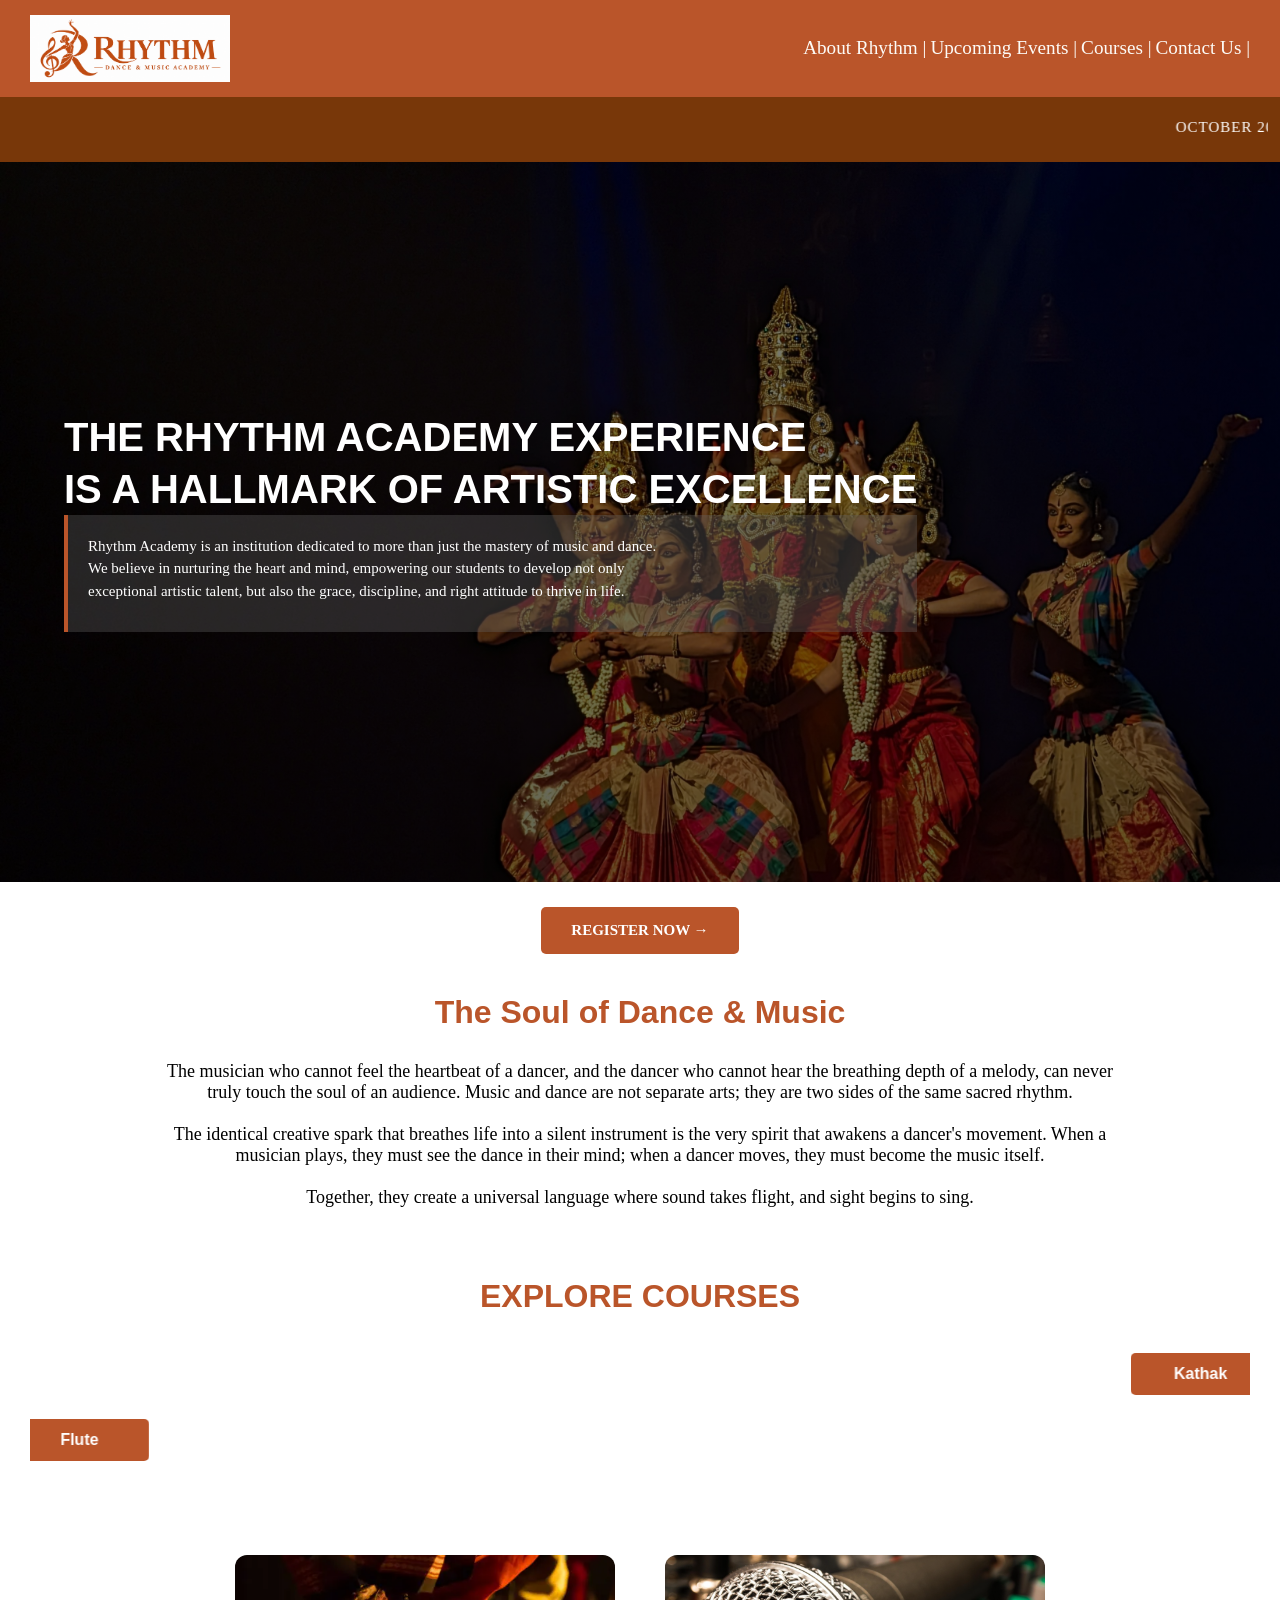
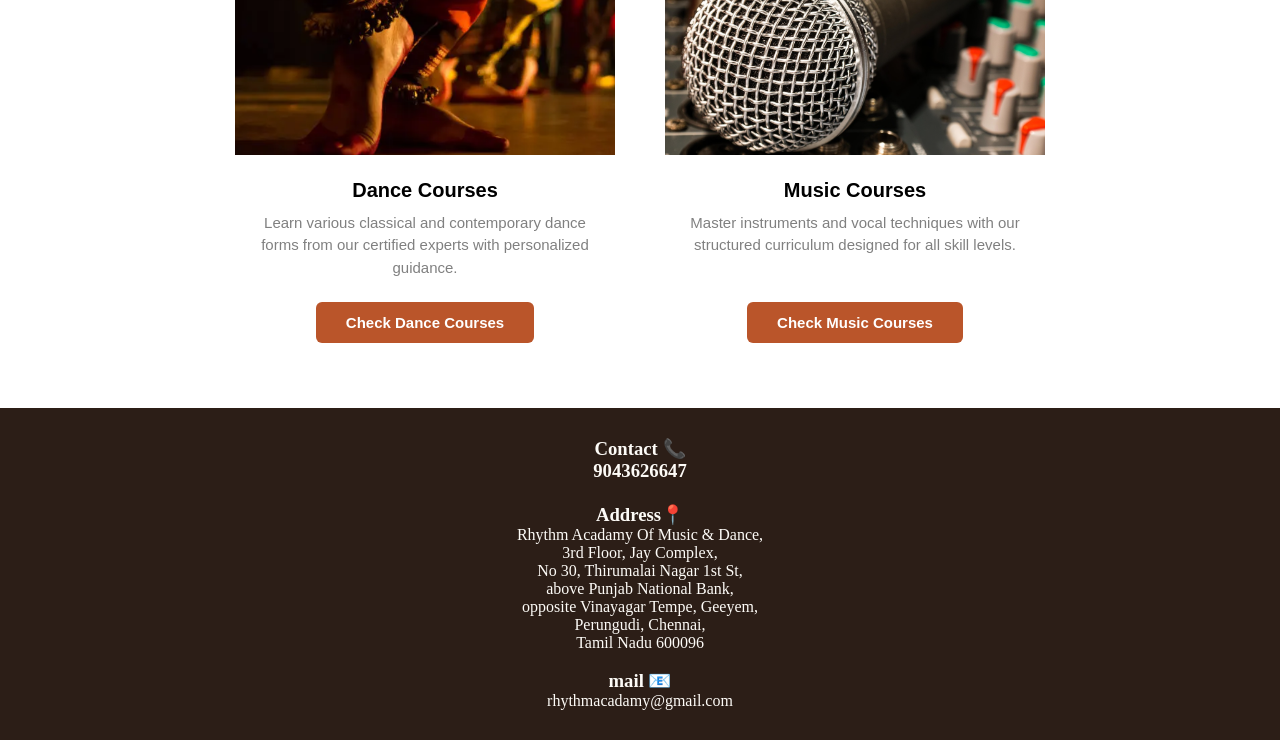
<file: index.html>
<!DOCTYPE html>
<html lang="en">

<head>
    <title>Rhythm Academy Of Music & Dance</title>
     <link rel="icon" href="Assets/icon.png">
    <link rel="stylesheet" href="style.css">
</head>

<body>

    <div class="header" >
        <nav>
            
            <img src="Assets/logo1.png" alt="logo" style="width:200px"; height:200px; display:block;>
            
            <ul>
                <li><a href="Pages/about.html">About Rhythm |</a></li>
                <li><a href="Pages/events.html">Upcoming Events |</a></li>
                <li><a href="#course-section">Courses |</a></li>
                <li><a href= "#contact-section">Contact Us |</a></li>
            </ul>
        </nav>
    </div>

    <div class="message">
        <marquee>
      <div class="announcement">
        <span>OCTOBER 2026 REGISTRATION IS NOW OPEN! JOIN RHYTHYM'S DANCE & MUSIC ACADEMY TODAY!</span>
      </div>
        </marquee>
    </div> 
    
    <div class="image">
    
        <div class="big_line">
            <h1>THE RHYTHM ACADEMY EXPERIENCE<br> IS A HALLMARK OF ARTISTIC EXCELLENCE</h1>
            
            <div class="small_line">
                <p>Rhythm Academy is an institution dedicated to more than just the mastery of music and dance.<br> We believe in nurturing the heart and mind, empowering our students to develop not only<br> exceptional artistic talent, but also the grace, discipline, and right attitude to thrive in life.</p>
            </div>
          </div>
    </div>

    <div class="button">
    <a class="register_button" style="cursor: pointer; text-decoration: none; display: inline-block; user-select: none;">
        REGISTER NOW &rarr;
    </a>
</div>


    <div class="why_rhythm">
        <h1>The Soul of Dance & Music</h1>
        <p>The musician who cannot feel the heartbeat of a dancer, and the dancer who cannot hear the breathing depth of a melody, can never truly touch the soul of an audience. Music and dance are not separate arts; they are two sides of the same sacred rhythm.<br> <br> The identical creative spark that breathes life into a silent instrument is the very spirit that awakens a dancer's movement. When a musician plays, they must see the dance in their mind; when a dancer moves, they must become the music itself.<br><br> Together, they create a universal language where sound takes flight, and sight begins to sing.</p>
    </div>

<div id ="course-section" class="courses">

    <div class = "why_rhythm">
        <h1>EXPLORE COURSES</h1>
    </div>
    <br>
    <marquee direction="left" scrollamount="7">

        <div class="move"> 
            <div class="dance">
                <div class="dance_box">Kathak</div>
                <div class="dance_box">Bharatanatyam</div>
                <div class="dance_box">Semi-Classical & Fusion</div>
                <div class="dance_box">Contemporary</div>
                <div class="dance_box">Cinematic Fusion (Kollywood)</div>
                <div class="dance_box">Bollywood Commercial</div>
                <div class="dance_box">Hip-Hop & Street</div>
                <div class="dance_box">Zumba & Dance Fitness</div>
            </div>
        </div>
    </marquee>

    <marquee direction="right" scrollamount="7">

        <div class="move">
            <div class="music">
                <div class="music_box">Keyboard</div>
                <div class="music_box">Drums</div>
                <div class="music_box">Guitar</div>
                <div class="music_box">Violin</div>
                <div class="music_box">Carnatic Vocals</div>
                <div class="music_box">Western & Pop Vocals</div>
                <div class="music_box">Mridangam </div>
                <div class="music_box">Flute</div>
            </div>
        </div>
    </marquee>
    
</div>

<div class="acadamy">
    
    <div class="box">
        <img src="Assets/dance.png" alt="Dance Classes">
        <h3>Dance Courses</h3>
        <p>Learn various classical and contemporary dance forms from our certified experts with personalized guidance.</p>
        <a href="Pages/dance.html" class="check_button">Check Dance Courses</a>
    </div>

    <div class="box">
        <img src="Assets/music.png" alt="Music Classes">
        <h3>Music Courses</h3>
        <p>Master instruments and vocal techniques with our structured curriculum designed for all skill levels.</p>
        <a href="Pages/music.html" class="check_button">Check Music Courses</a>
    </div>

</div>

<div id = "contact-section" class="contact">
    <h3>Contact 📞<h3>
    <p>9043626647</p>
    <br>
    <h3>Address📍</h3>
    <p>Rhythm Acadamy Of Music & Dance,<br> 3rd Floor, Jay Complex,<br> No 30, Thirumalai Nagar 1st St,<br> above Punjab National Bank,<br> opposite Vinayagar Tempe, Geeyem, <br>Perungudi, Chennai, <br>Tamil Nadu 600096</p>
    <br>
    <h3>mail 📧</h3>
    <p>rhythmacadamy@gmail.com</p>    
</div>
</body>
</html>
</file>
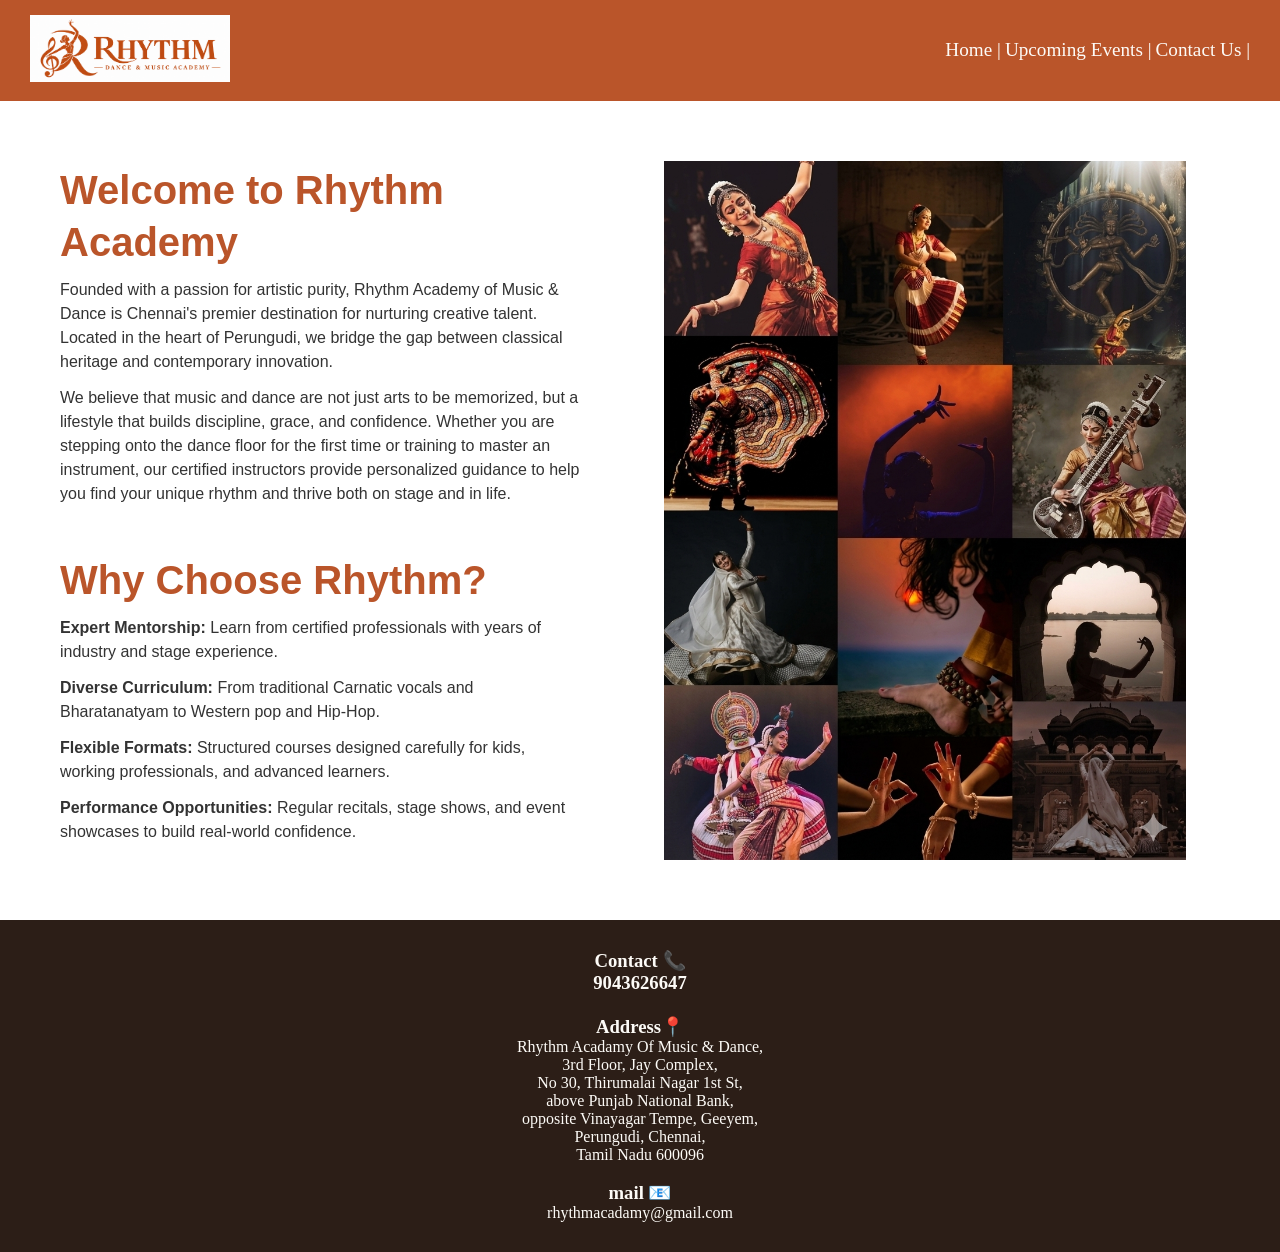
<file: Pages/about.html>
<!DOCTYPE html>
<html lang="en">

<head>
    <title>Rhythm Academy Of Music & Dance</title>
    <link rel="stylesheet" href="/style.css">
</head>

<body>

    <div class="header" >
        <nav>
            
            <a href="/index.html">
            <img src="/Assets/logo1.png" alt="logo" style="width:200px"; height:200px; display:block;>
            </a>
            
            <ul>
                <li><a href="/index.html">Home |</a></li>
                <li><a href="/Pages/events.html">Upcoming Events |</a></li>
                <li><a href= "#contact-section">Contact Us |</a></li>
            </ul>
        </nav>
    </div>
    
<div class="about">

    <div class="about_text">
        <h1>Welcome to Rhythm Academy</h1>
        <p>Founded with a passion for artistic purity, Rhythm Academy of Music & Dance is Chennai's premier destination for nurturing creative talent. Located in the heart of Perungudi, we bridge the gap between classical heritage and contemporary innovation.</p>
        <p>We believe that music and dance are not just arts to be memorized, but a lifestyle that builds discipline, grace, and confidence. Whether you are stepping onto the dance floor for the first time or training to master an instrument, our certified instructors provide personalized guidance to help you find your unique rhythm and thrive both on stage and in life.</p>
    <br> <br>
        <h1>Why Choose Rhythm?</h1>  
        
            <p><span class="bold">Expert Mentorship:</span> Learn from certified professionals with years of industry and stage experience.</p>
            <p><span class="bold">Diverse Curriculum:</span> From traditional Carnatic vocals and Bharatanatyam to Western pop and Hip-Hop.</p>
            <p><span class="bold">Flexible Formats:</span> Structured courses designed carefully for kids, working professionals, and advanced learners.</p>
            <p><span class="bold">Performance Opportunities:</span> Regular recitals, stage shows, and event showcases to build real-world confidence.</p>
          
    </div>

    <img src="/Assets/aboutus.jpg" alt="aboutimage" class="about_image"> 

</div>

<div id = "contact-section" class="contact">
    <h3>Contact 📞<h3>
    <p>9043626647</p>
    <br>
    <h3>Address📍</h3>
    <p>Rhythm Acadamy Of Music & Dance,<br> 3rd Floor, Jay Complex,<br> No 30, Thirumalai Nagar 1st St,<br> above Punjab National Bank,<br> opposite Vinayagar Tempe, Geeyem, <br>Perungudi, Chennai, <br>Tamil Nadu 600096</p>
    <br>
    <h3>mail 📧</h3>
    <p>rhythmacadamy@gmail.com</p>    
</div>
</file>
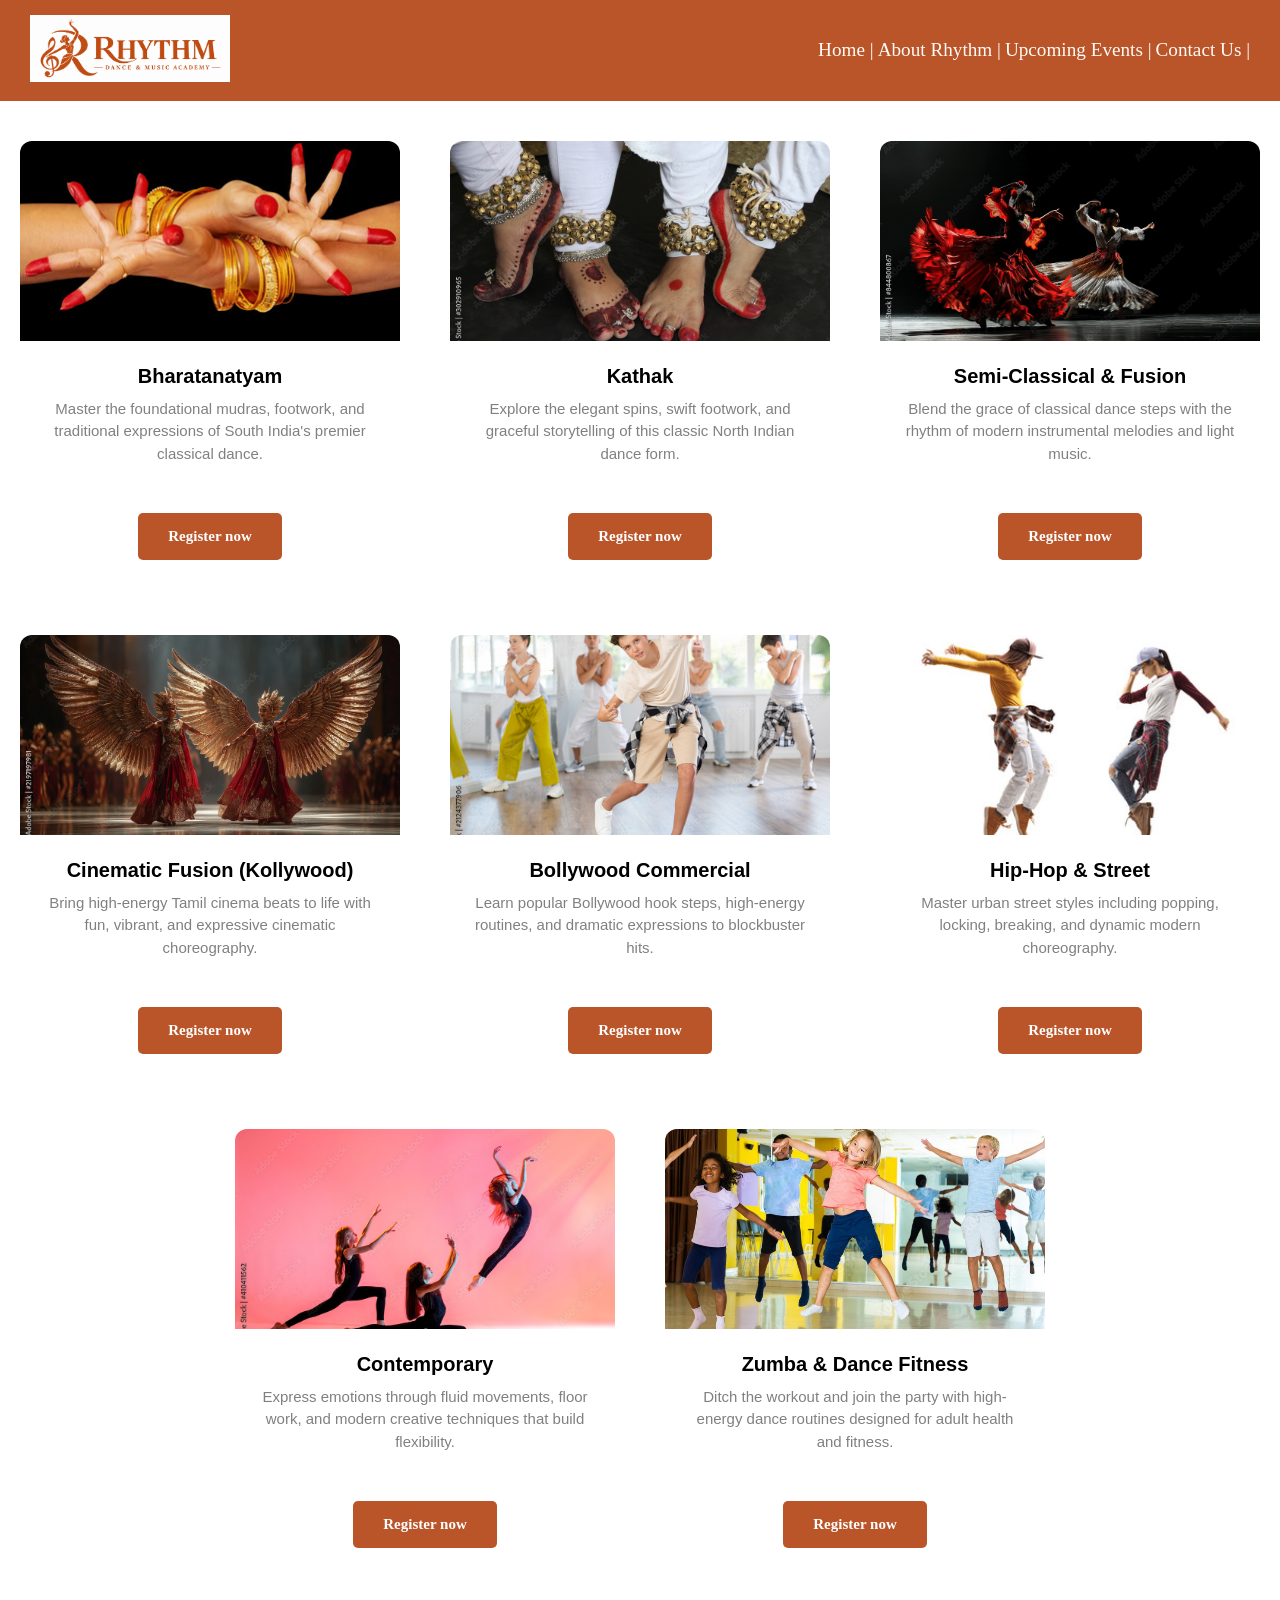
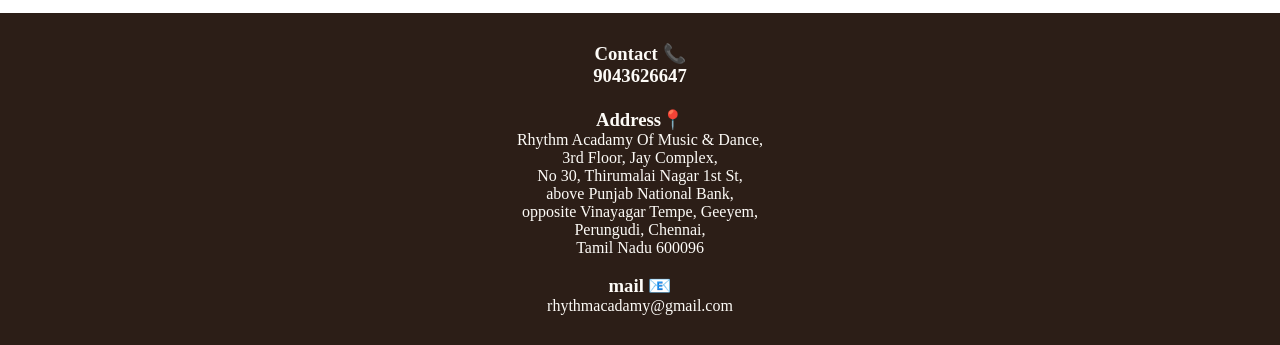
<file: Pages/dance.html>
<!DOCTYPE html>
<html lang="en">

<head>
    <title>Rhythm Academy Of Music & Dance</title>
    <link rel="stylesheet" href="/style.css"> 
   
</head>

<body>

    <div class="header" >
        <nav>
            
            <a href="/index.html">
            <img src="/Assets/logo1.png" alt="logo" style="width:200px"; height:200px; display:block;>
            </a>
            
            <ul>
                <li><a href="/index.html">Home |</a></li>
                <li><a href="/Pages/about.html">About Rhythm |</a></li>
                <li><a href="/Pages/events.html">Upcoming Events |</a></li>
                <li><a href= "#contact-section">Contact Us |</a></li>
            </ul>
        </nav>
    </div>

<div class="acadamy">
    
<div class="box">
    <img src="/Assets/bharatham.jpg" alt="Bharatanatyam">
    <h3>Bharatanatyam</h3>
    <p>Master the foundational mudras, footwork, and traditional expressions of South India's premier classical dance.</p>
    <a href="#" class="register_button">Register now</a>
</div>

<div class="box">
    <img src="/Assets/kathak.jpg" alt="Kathak">
    <h3>Kathak</h3>
    <p>Explore the elegant spins, swift footwork, and graceful storytelling of this classic North Indian dance form.</p>
    <a href="#" class="register_button">Register now</a>
</div>

<div class="box">
    <img src="/Assets/semi classical and fusion.jpg" alt="Semi-Classical & Fusion">
    <h3>Semi-Classical & Fusion</h3>
    <p>Blend the grace of classical dance steps with the rhythm of modern instrumental melodies and light music.</p>
    <a href="#" class="register_button">Register now</a>
</div>

<div class="box">
    <img src="/Assets/Cinematic fusion.jpg" alt="Cinematic Fusion (Kollywood)">
    <h3>Cinematic Fusion (Kollywood)</h3>
    <p>Bring high-energy Tamil cinema beats to life with fun, vibrant, and expressive cinematic choreography.</p>
    <a href="#" class="register_button">Register now</a>
</div>

<div class="box">
    <img src="/Assets/bollyhood comercial.jpg" alt="Bollywood Commercial">
    <h3>Bollywood Commercial</h3>
    <p>Learn popular Bollywood hook steps, high-energy routines, and dramatic expressions to blockbuster hits.</p>
    <a href="#" class="register_button">Register now</a>
</div>

<div class="box">
    <img src="/Assets/hip hop.jpg" alt="Hip-Hop & Street">
    <h3>Hip-Hop & Street</h3>
    <p>Master urban street styles including popping, locking, breaking, and dynamic modern choreography.</p>
    <a href="#" class="register_button">Register now</a>
</div>

<div class="box">
    <img src="/Assets/contemporary.jpg" alt="Contemporary">
    <h3>Contemporary</h3>
    <p>Express emotions through fluid movements, floor work, and modern creative techniques that build flexibility.</p>
    <a href="#" class="register_button">Register now</a>
</div>

<div class="box">
    <img src="/Assets/zumba dance.jpg" alt="Zumba & Dance Fitness">
    <h3>Zumba & Dance Fitness</h3>
    <p>Ditch the workout and join the party with high-energy dance routines designed for adult health and fitness.</p>
    <a href="#" class="register_button">Register now</a>
</div>

</div> 

<div id = "contact-section" class="contact">
    <h3>Contact 📞<h3>
    <p>9043626647</p>
    <br>
    <h3>Address📍</h3>
    <p>Rhythm Acadamy Of Music & Dance,<br> 3rd Floor, Jay Complex,<br> No 30, Thirumalai Nagar 1st St,<br> above Punjab National Bank,<br> opposite Vinayagar Tempe, Geeyem, <br>Perungudi, Chennai, <br>Tamil Nadu 600096</p>
    <br>
    <h3>mail 📧</h3>
    <p>rhythmacadamy@gmail.com</p>    
</div>



</body>
</html>
</file>
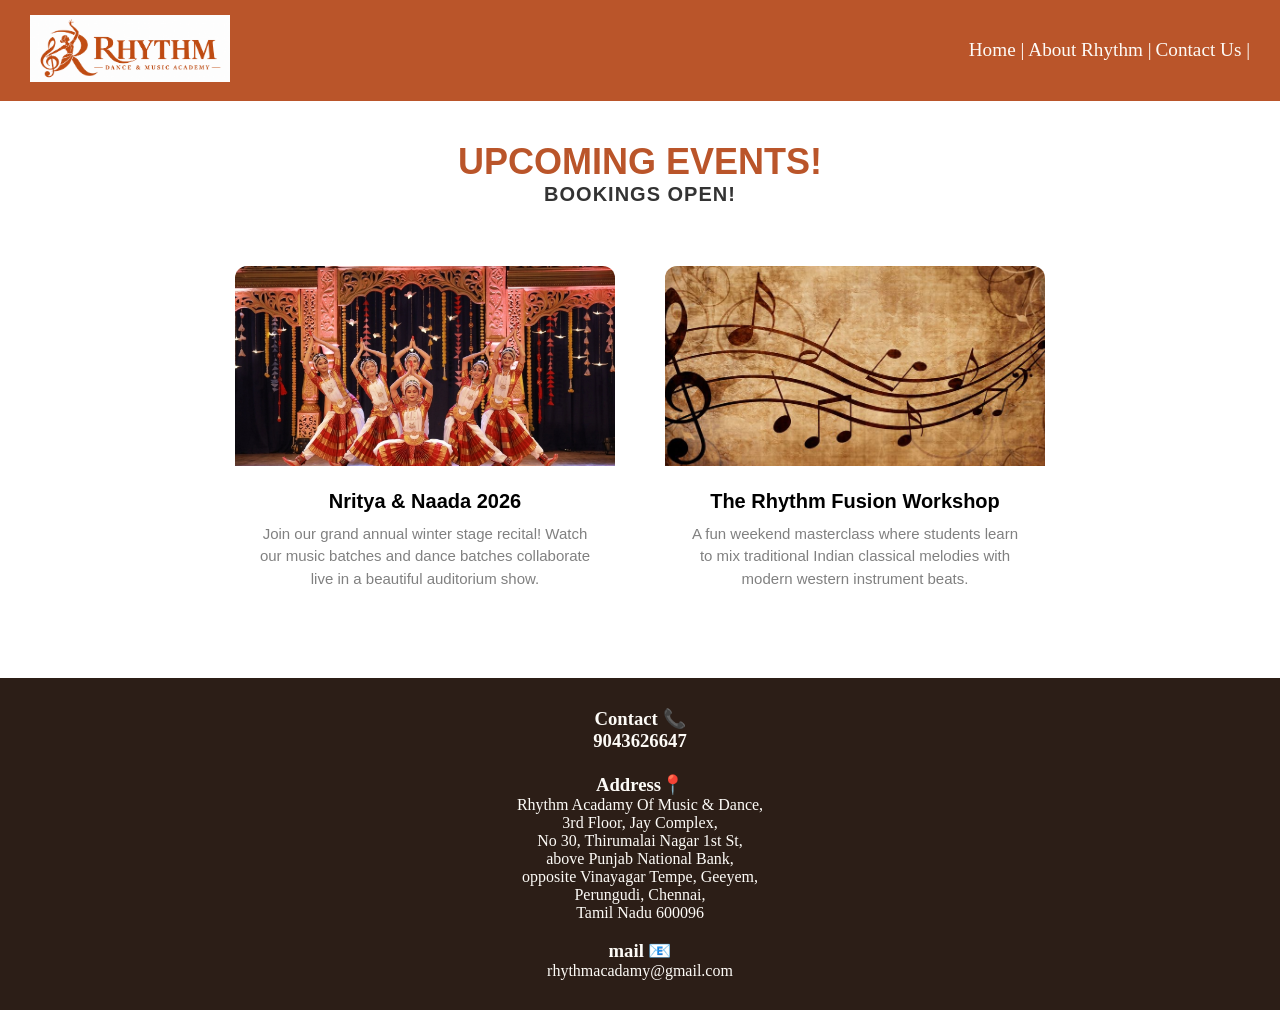
<file: Pages/events.html>
<!DOCTYPE html>
<html lang="en">

<head>
    <title>Rhythm Academy Of Music & Dance</title>
    <link rel="rel" href="/Assets/icon.png">
    <link rel="stylesheet" href="/style.css">
</head>

<body>

    <div class="header" >
        <nav>
            
            <a href="/index.html">
            <img src="/Assets/logo1.png" alt="logo" style="width:200px"; height:200px; display:block;>
            </a>            
        
            <ul>
                <li><a href="/index.html">Home |</a></li>
                <li><a href="/Pages/about.html">About Rhythm |</a></li>
                <li><a href= "#contact-section">Contact Us |</a></li>
            </ul>
        </nav>
    </div>

    <div class="event_title">
    <h1>UPCOMING EVENTS!</h1>
    <h3>BOOKINGS OPEN!</h3>
    </div>

<div class="acadamy">

    <div class="box">
        <img src="/Assets/events.jpg" alt="Stage Performance">
        <h3>Nritya & Naada 2026</h3>
        <p>Join our grand annual winter stage recital! Watch our music batches and dance batches collaborate live in a beautiful auditorium show.</p>
    </div>

    <div class="box">
        <img src="/Assets/event.jpg" alt="Music Masterclass Workshop">
        <h3>The Rhythm Fusion Workshop</h3>
        <p>A fun weekend masterclass where students learn to mix traditional Indian classical melodies with modern western instrument beats.</p>
    </div>

</div>

</div>
    
<div id = "contact-section" class="contact">
    <h3>Contact 📞<h3>
    <p>9043626647</p>
    <br>
    <h3>Address📍</h3>
    <p>Rhythm Acadamy Of Music & Dance,<br> 3rd Floor, Jay Complex,<br> No 30, Thirumalai Nagar 1st St, <br> above Punjab National Bank,<br> opposite Vinayagar Tempe, Geeyem, <br>Perungudi, Chennai, <br>Tamil Nadu 600096</p>
    <br>
    <h3>mail 📧</h3>
    <p>rhythmacadamy@gmail.com</p>    
</div>
</file>
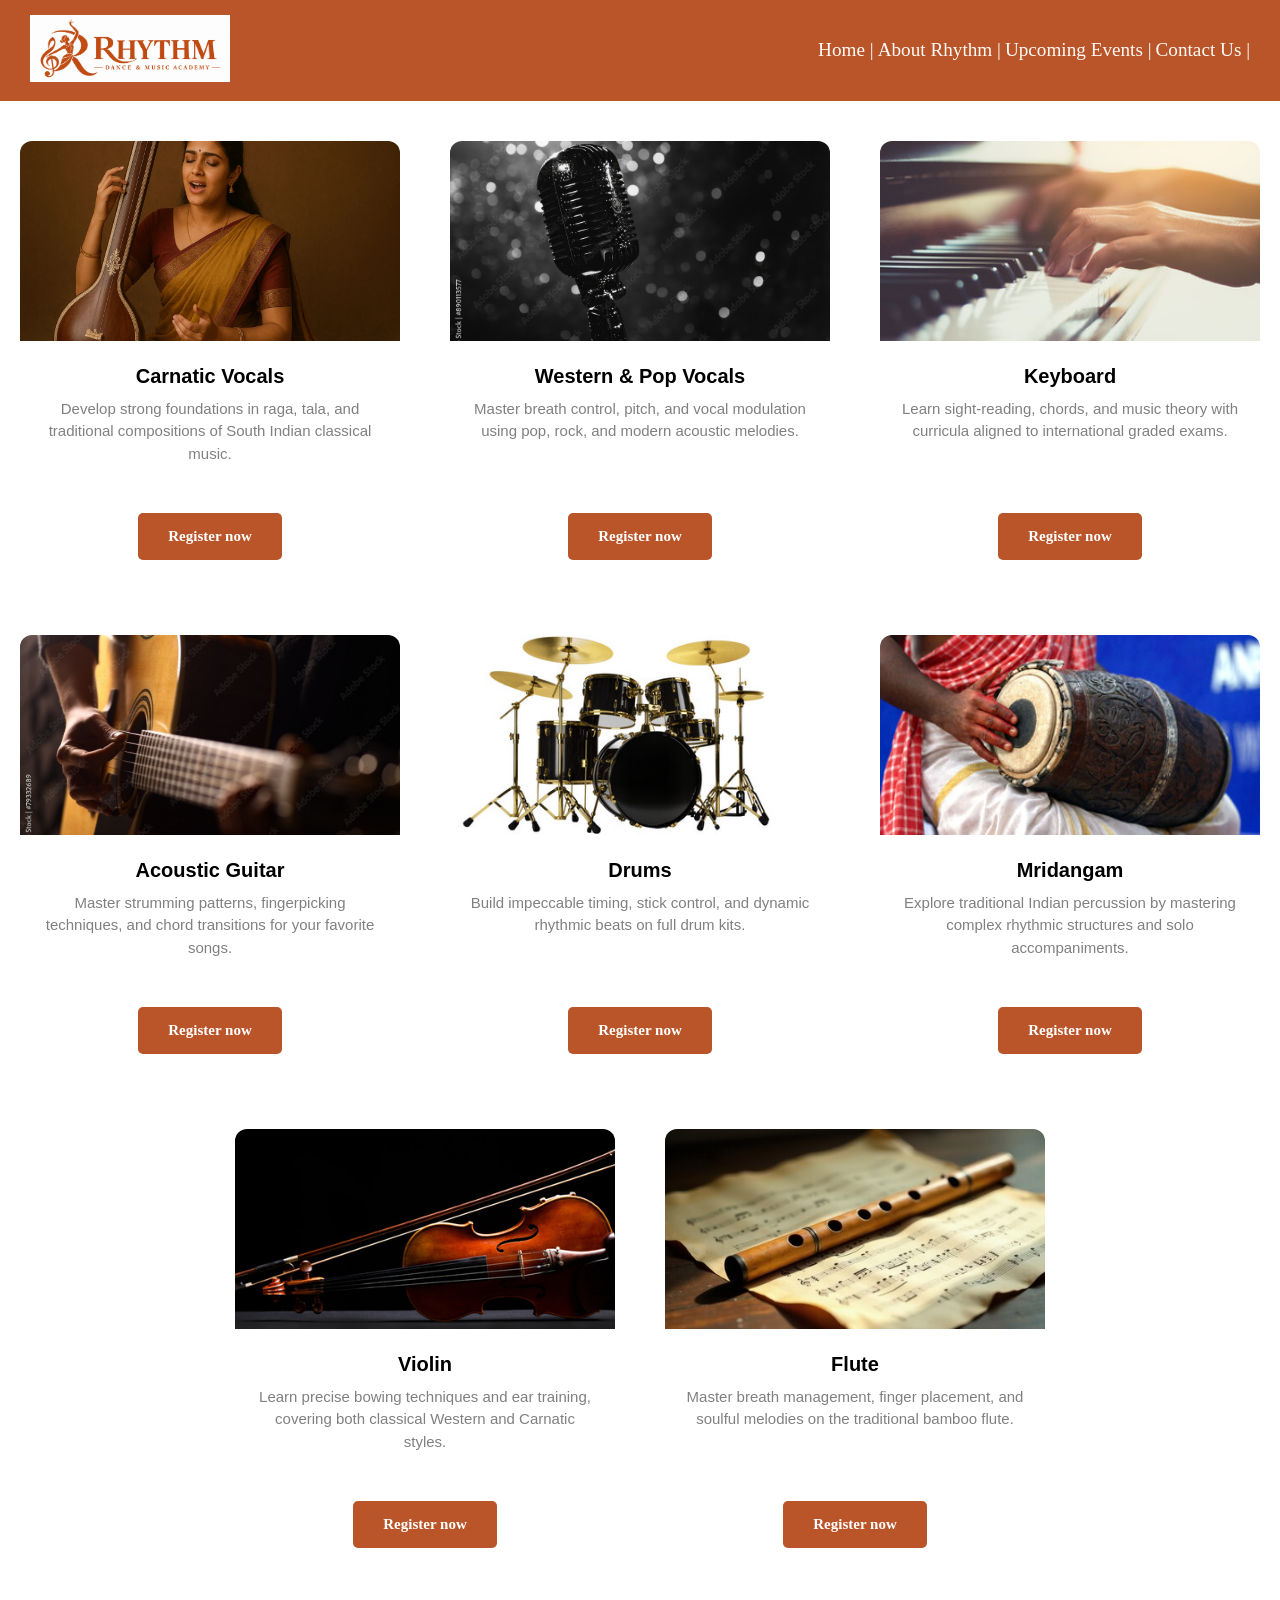
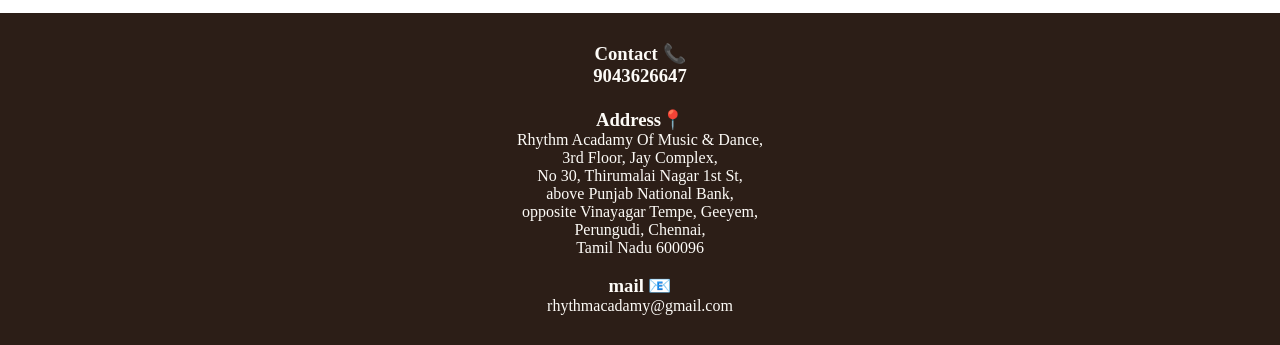
<file: Pages/music.html>
<!DOCTYPE html>
<html lang="en">

<head>
    <title>Rhythm Academy Of Music & Dance</title>
    <link rel="stylesheet" href="/style.css">
</head>

<body>

    <div class="header" >
        <nav>

            <a href="/index.html">
            <img src="/Assets/logo1.png" alt="logo" style="width:200px"; height:200px; display:block;>
            </a>
            
            <ul>
                <li><a href="/index.html">Home |</a></li>
                <li><a href="/Pages/about.html">About Rhythm |</a></li>
                <li><a href="/Pages/events.html">Upcoming Events |</a></li>
                <li><a href= "#contact-section">Contact Us |</a></li>
            </ul>
        </nav>
    </div>
    
<div class="acadamy">
    
    <div class="box">
    <img src="/Assets/carnatic vocals.webp" alt="Carnatic Vocals">
    <h3>Carnatic Vocals</h3>
    <p>Develop strong foundations in raga, tala, and traditional compositions of South Indian classical music.</p>
    <a href="#" class="register_button">Register now</a>
</div>

<div class="box">
    <img src="/Assets/western and pop vocals.jpg" alt="Western & Pop Vocals">
    <h3>Western & Pop Vocals</h3>
    <p>Master breath control, pitch, and vocal modulation using pop, rock, and modern acoustic melodies.</p>
    <a href="#" class="register_button">Register now</a>
</div>

<div class="box">
    <img src="/Assets/keyboard.jpg" alt="Keyboard">
    <h3>Keyboard</h3>
    <p>Learn sight-reading, chords, and music theory with curricula aligned to international graded exams.</p>
    <a href="#" class="register_button">Register now</a>
</div>

<div class="box">
    <img src="/Assets/Acoustic Guitar.jpg" alt="Acoustic Guitar">
    <h3>Acoustic Guitar</h3>
    <p>Master strumming patterns, fingerpicking techniques, and chord transitions for your favorite songs.</p>
    <a href="#" class="register_button">Register now</a>
</div>

<div class="box">
    <img src="/Assets/Drums.jpg" alt="Drums">
    <h3>Drums</h3>
    <p>Build impeccable timing, stick control, and dynamic rhythmic beats on full drum kits.</p>
    <a href="#" class="register_button">Register now</a>
</div>

<div class="box">
    <img src="/Assets/Mridangam.jpg" alt="Mridangam">
    <h3>Mridangam</h3>
    <p>Explore traditional Indian percussion by mastering complex rhythmic structures and solo accompaniments.</p>
    <a href="#" class="register_button">Register now</a>
</div>

<div class="box">
    <img src="/Assets/Violin.jpg" alt="Violin">
    <h3>Violin</h3>
    <p>Learn precise bowing techniques and ear training, covering both classical Western and Carnatic styles.</p>
    <a href="#" class="register_button">Register now</a>
</div>

<div class="box">
    <img src="/Assets/Flute.jpg" alt="Flute">
    <h3>Flute</h3>
    <p>Master breath management, finger placement, and soulful melodies on the traditional bamboo flute.</p>
    <a href="#" class="register_button">Register now</a>
</div>
</div>

<div id = "contact-section" class="contact">
    <h3>Contact 📞<h3>
    <p>9043626647</p>
    <br>
    <h3>Address📍</h3>
    <p>Rhythm Acadamy Of Music & Dance,<br> 3rd Floor, Jay Complex,<br> No 30, Thirumalai Nagar 1st St,<br> above Punjab National Bank,<br> opposite Vinayagar Tempe, Geeyem, <br>Perungudi, Chennai, <br>Tamil Nadu 600096</p>
    <br>
    <h3>mail 📧</h3>
    <p>rhythmacadamy@gmail.com</p>    
</div>

</div>
</file>
<file: style.css>
*{
    margin: 0px;
    padding: 0px;
    box-sizing: border-box; 
}

html {
    scroll-behavior: smooth;
}


nav{
    color: rgb(253, 251, 247);
    background-color: rgb(186, 85, 42);
    padding: 15px 30px;
    display: flex;      
    justify-content: space-between; 
    align-items: center;
    white-space: nowrap;
    width:100%;
    }

li,h1,ul
{
    display: inline;
}    

a{
    color:rgb(253, 251, 247);
}
ul{
    margin-left: 45%;
}

li{
    color:rgb(253, 251, 247);
    cursor: pointer;
    font-size: larger;
}

ul li a{
    text-decoration: none;
}

a:hover, li:hover{
    color: rgb(44, 30, 23);
}

/*--------------------------------------------------------------------------*/

.message{
  width: 100%;
  background: rgb(120, 55, 9);
  color:white;
  padding: 12px;
}

.announcement{
  display: flex;
  width:max-content;
}

.announcement span{
  color:white;
  padding:10px;
  font-size:15px;
  font: weight 500;
  letter-spacing: 1px;
}

/*----------------------------------------------------------------------------*/

.image{
    width:100%;
    min-height:80vh;
    
    background:linear-gradient(rgba(0, 0, 0, 0.5), rgba(0, 0, 0, 0.6)), 
                url(Assets/1st\ pic.jpg) no-repeat center center/cover;
    
    display:flex;
    align-items:center; 
    padding-left:5%;
    }

.big_line h1{
    color:white;
    font-size:40px;
    font-weight:600;
    line-height:1.3;
    margin-bottom:25px;
    max-width:650px;
    font-family:sans-serif;
}


.small_line{
    background:rgba(100, 100, 100, 0.35); 
    padding:20px;
    border-left:4px solid rgb(186, 85, 42);
    color:white;
}

.small_line p{
    font-size:15px;
    line-height:1.5;
    margin-bottom:10px;
}

.small_line span{
    font-size:14px;
    font-style:italic;
    opacity:0.85; 
  }
  
/*-----------------------------------------------------------------------------*/
.button{
    text-align:center;
}
.register_button{
    display:inline-block;     
    background-color:rgb(186, 85, 42); 
    color:white; 
    font-size:15px;
    font-weight:bold;
    text-decoration:none;     
    padding:15px 30px;        
    border-radius:5px;        
    margin-top:25px;          
}

.register_button:hover{
    background:rgb(120, 55, 9);
    color:aliceblue;
}

/*-------------------------------------------------------------------------------*/

.why_rhythm h1{
    text-align:center;
    color: rgb(186, 85, 42);
    font-family:sans-serif;
    margin-bottom:30px;
    margin-top:40px;
    width:100%;      
    display:block;    
}

.why_rhythm p{
    width:75%;
    text-align:center;
    margin:auto;
    font-size:large;
    font-family: serif;
}

/*-----------------------------------------------------------------------------*/
.courses{
    padding: 30px;
    width: 100%;
}

.courses h1{ 
    display: block;
    width: 100%;
    text-align:center;
    margin-bottom: 20px;
    font-family:sans-serif;
}

.move{
    width: max-content;
    margin-bottom: 20px;       
    display: flex;
}

.dance, .music{
    display: flex;
    gap: 15px;   
    width: max-content;
}

.dance_box, .music_box{
    font-family:sans-serif;
    font-weight: bold;
    font-size: 16px;
    padding: 12px 25px;    
    border-radius: 5px;
    color: white;
    min-width: 140px;          
    text-align: center;
}

.dance_box{background-color:rgb(186, 85, 42);}
.music_box{background-color:rgb(186, 85, 42);} 

/*-----------------------------------------------------------------------------*/

/* DANCE & MUSIC PAGE */

.acadamy{
    display: flex;
    justify-content:center;
    gap: 50px;             
    padding: 40px 20px;
    flex-wrap: wrap; 
}

.box{
    width: 380px;             
    background-color: white;
    border-radius: 12px;      
    overflow: hidden;       
    text-align: center;
    padding-bottom: 25px;     
}

.box img{
    width: 100%;            
    height: 200px;        
    object-fit: cover;
}

.box h3{
    font-family:sans-serif;
    font-size: 20px;
    margin: 20px 0 10px 0;
    color: black;
}

.box p{
    font-family:sans-serif;
    font-size: 15px;
    color: grey;
    line-height: 1.5;
    padding: 0 20px;          
    margin-bottom: 20px;
    min-height: 70px;         
}

.check_button{
    display: inline-block;
    background-color: rgb(186, 85, 42); 
    color: white;
    text-decoration: none;
    font-family:sans-serif;
    font-weight:bold;
    font-size: 15px;
    padding: 12px 30px;
    border-radius: 6px;
}

.check_button:hover{
    background-color: rgb(186, 85, 42);
}


/*---------------------------------------------------------------------------*/
  
.contact{
    text-align: center;
    padding: 30px;
    background-color: rgb(44, 30, 23) ;
    color: rgb(253, 251, 247);
}

/*--------------------------------------------------------------------------*/

/* ABOUT SECTION */

.about {
    width: 100%;
    padding: 60px;
    background-color: white;    
    font-family: sans-serif;
    white-space:normal;
}

.about_text {
    display: inline-block;
    vertical-align: middle;   
    width: 50%;                   
    padding-right: 5%;
    white-space: normal;       
}

.about_image {
    display: inline-block;
    vertical-align: middle;  
    width: 45%;              
    height: auto;   
    margin-left: 20px;         
}

.about_text h1 {
    color: rgb(186, 85, 42);
    font-size:40px;
    font-weight:600;
    line-height:1.3;
    margin-bottom:25px;
    font-family:sans-serif;
}

.about_text p {
    font-size: medium;
    color: #333;
    margin-bottom: 12px;
    margin-top: 10px;
    line-height:1.5;
    text-align: left;
}

.bold{
    font-weight: bolder;
}

/* -------------------------------------------------- */

/* EVENT SECTION */

.event_title{
    text-align: center;
    width: 100%;
    margin-top: 40px;
    margin-bottom: 20px;
    font-family: sans-serif;
}

.event_title h1 {
    color: rgb(186, 85, 42);
    font-size: 36px;
    margin-bottom: 5px; 
}

.event_title h3 {
    color: #333;
    font-size: 20px;
    letter-spacing: 1px;
}
</file>
